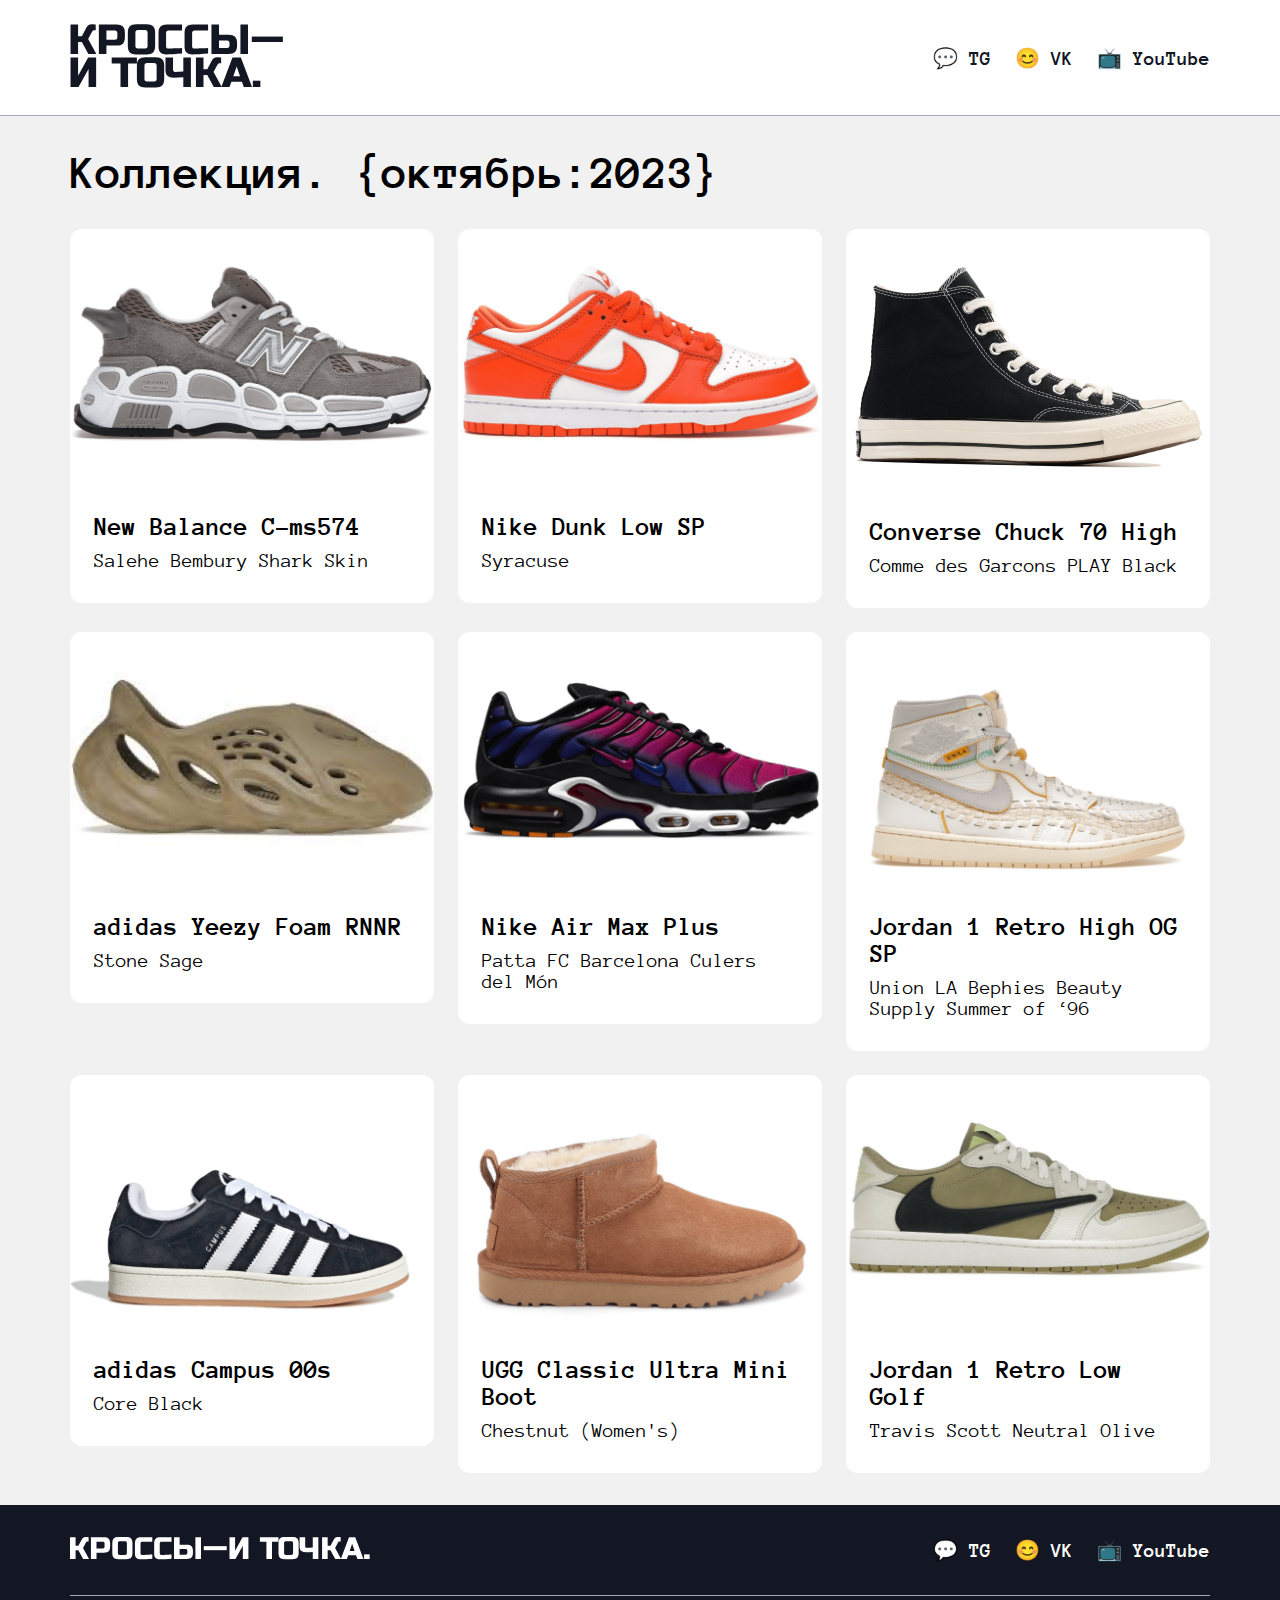
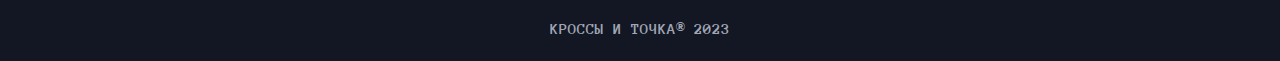
<file: HTML/index.html>
<!DOCTYPE html>
<html lang="ru">
<head>
    <meta charset="UTF-8">
    <meta name="viewport" content="width=device-width, initial-scale=1">
    <title>Кроссы и точка</title>
    <link href="./style.css" rel="stylesheet" />
</head>
<body>
    <main>
        <header>
            <div class="header-container">
                <a href="index.html" class="logo-link">
                    <img alt="Кроссы и точка" src="./images/logo.svg" />
                </a>
                <nav>
                    <ul class="nav-list">
                        <li class="nav-item">
                            <a href="/" class="nav-link">💬 TG</a>
                        </li>
                        <li class="nav-item">
                            <a href="/" class="nav-link">😊 VK</a>
                        </li>
                        <li class="nav-item">
                            <a href="/" class="nav-link">📺 YouTube</a>
                        </li>
                    </ul>
                </nav>
            </div>
        </header>

        <div class="content">
            <h1 class="subtitle">Коллекция. {октябрь:2023}</h1>
            <div class="sneakers">
                <div class="sneaker NB">
                    <a href="NB.html"><img alt="New Balance C-ms574" src="./images/6.png" class="sneaker-image" /></a>
                    <div class="sneaker-info">
                        <h3>New Balance C-ms574</h3>
                        <p>Salehe Bembury Shark Skin</p>
                    </div>
                </div>
                
                <div class="sneaker Nike">
                    <a href="Nike.html"><img alt="Nike Dunk Low SP" src="./images/7.png" class="sneaker-image" /></a>
                    <div class="sneaker-info">
                        <h3>Nike Dunk Low SP</h3>
                        <p>Syracuse</p>
                    </div>
                </div>
                
                <div class="sneaker Converse">
                    <a href="Converse.html"><img alt="Converse Chuck Taylor 70 High" src="./images/4.png" class="sneaker-image" /></a>
                    <div class="sneaker-info">
                        <h3>Converse Chuck 70 High</h3>
                        <p>Comme des Garcons PLAY Black</p>
                    </div>
                </div>
                <div class="sneaker">
                    <img alt="adidas Yeezy Foam RNNR" src="./images/9.png" class="sneaker-image" />
                    <div class="sneaker-info">
                        <h3>adidas Yeezy Foam RNNR</h3>
                        <p>Stone Sage</p>
                    </div>
                </div>
                <div class="sneaker">
                    <img alt="Nike Air Max Plus" src="./images/1.png" class="sneaker-image" />
                    <div class="sneaker-info">
                        <h3>Nike Air Max Plus</h3>
                        <p>Patta FC Barcelona Culers del Món</p>
                    </div>
                </div>
                <div class="sneaker">
                    <img alt="Jordan 1 Retro High OG SP" src="./images/2.png" class="sneaker-image" />
                    <div class="sneaker-info">
                        <h3>Jordan 1 Retro High OG SP</h3>
                        <p>Union LA Bephies Beauty Supply Summer of ‘96</p>
                    </div>
                </div>
                <div class="sneaker">
                    <img alt="adidas Campus 00s" src="./images/3.png" class="sneaker-image" />
                    <div class="sneaker-info">
                        <h3>adidas Campus 00s</h3>
                        <p>Core Black</p>
                    </div>
                </div>
                
                <div class="sneaker">
                    <img alt="UGG Classic Ultra Mini Boot" src="./images/5.png" class="sneaker-image" />
                    <div class="sneaker-info">
                        <h3>UGG Classic Ultra Mini Boot</h3>
                        <p>Chestnut (Women's)</p>
                    </div>
                </div>
                
                <div class="sneaker">
                    <img alt="Jordan 1 Retro Low Golf" src="./images/8.png" class="sneaker-image" />
                    <div class="sneaker-info">
                        <h3>Jordan 1 Retro Low Golf</h3>
                        <p>Travis Scott Neutral Olive</p>
                    </div>
                </div>
                
            </div>
        </div>

        <footer>
            <div class="footer-content">
                <a class="footer__logo-link" href="/">
                    <img alt="Кроссы и точка" src="./images/logo_footer.svg" class="footer__logo-image" />
                </a>
                <nav>
                    <ul class="nav-list">
                        <li class="nav-item">
                            <a href="/" class="nav-link">💬 TG</a>
                        </li>
                        <li class="nav-item">
                            <a href="/" class="nav-link">😊 VK</a>
                        </li>
                        <li class="nav-item">
                            <a href="/" class="nav-link">📺 YouTube</a>
                        </li>
                    </ul>
                </nav>
            </div>
            <div class="copyright">
                <p class="copyright-text">КРОССЫ И ТОЧКА® 2023</p>
            </div>
        </footer>
    </main> 
</body>
</html>
</file>
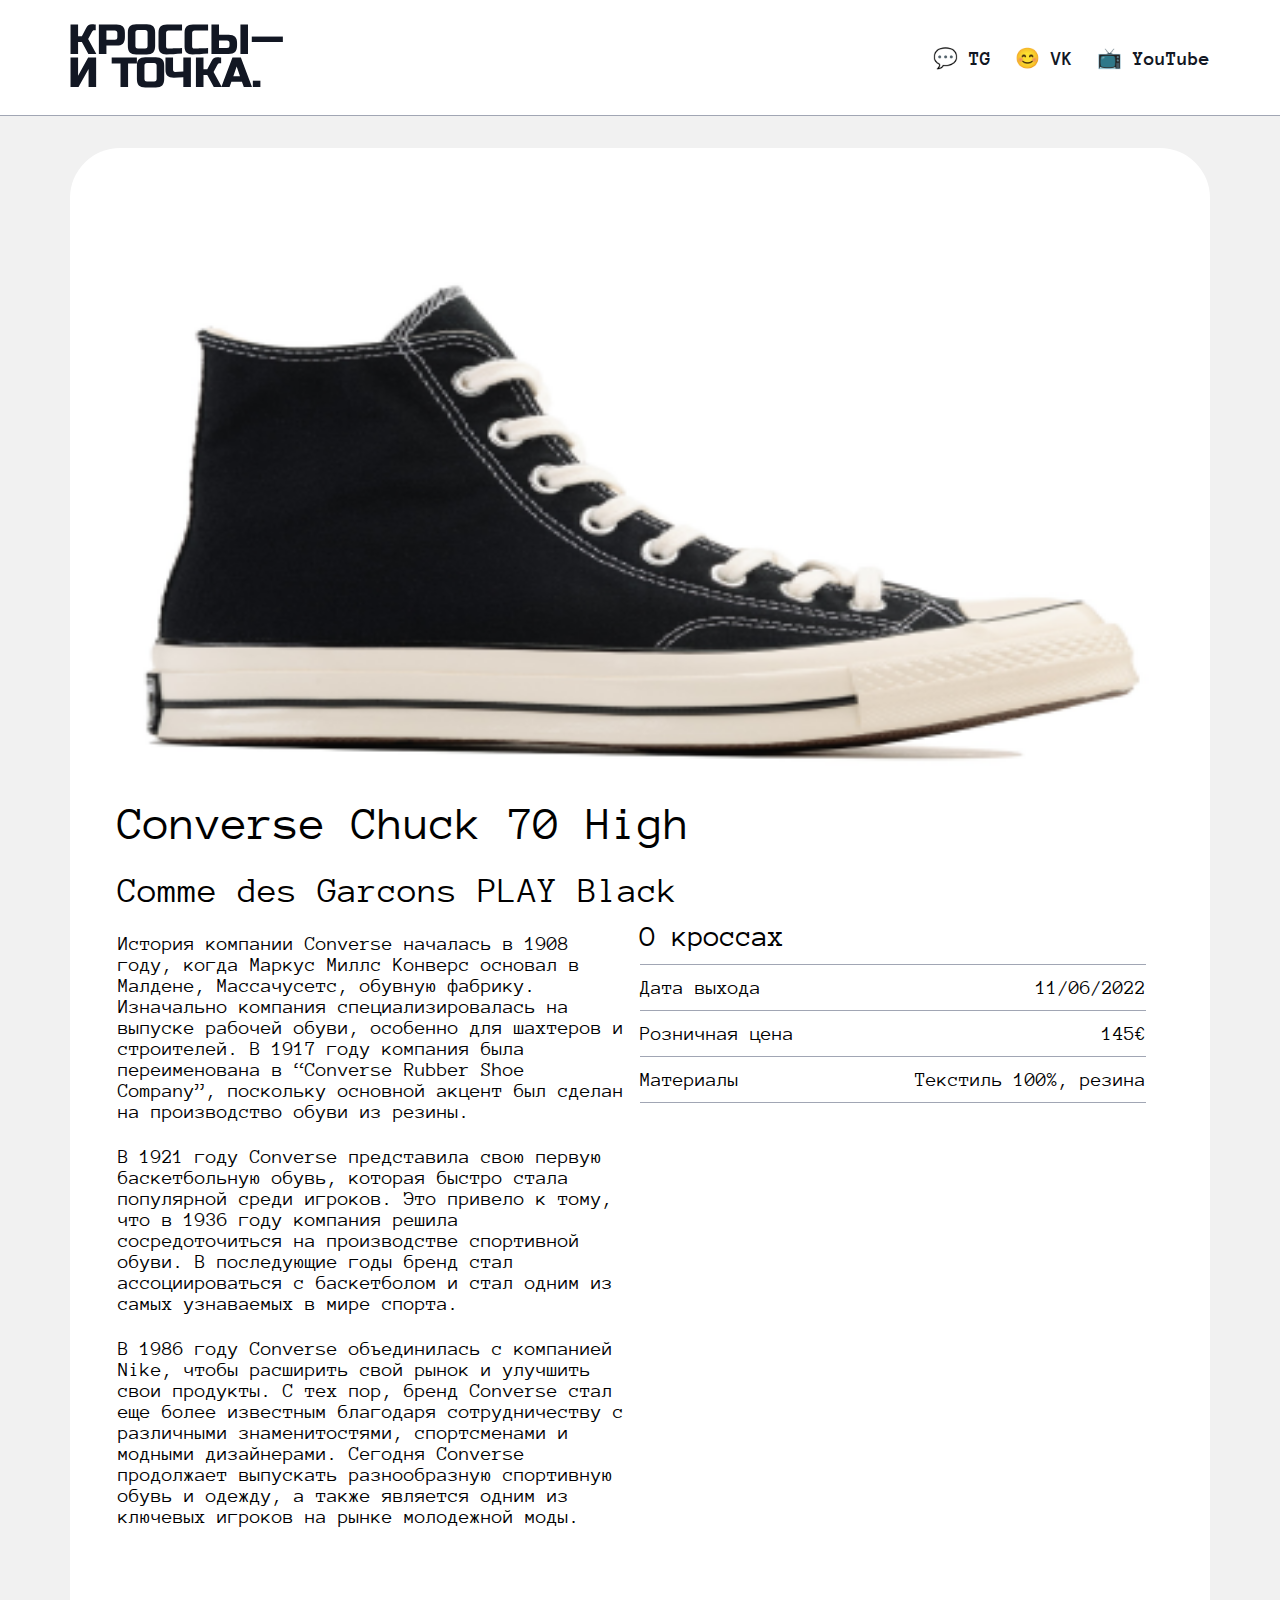
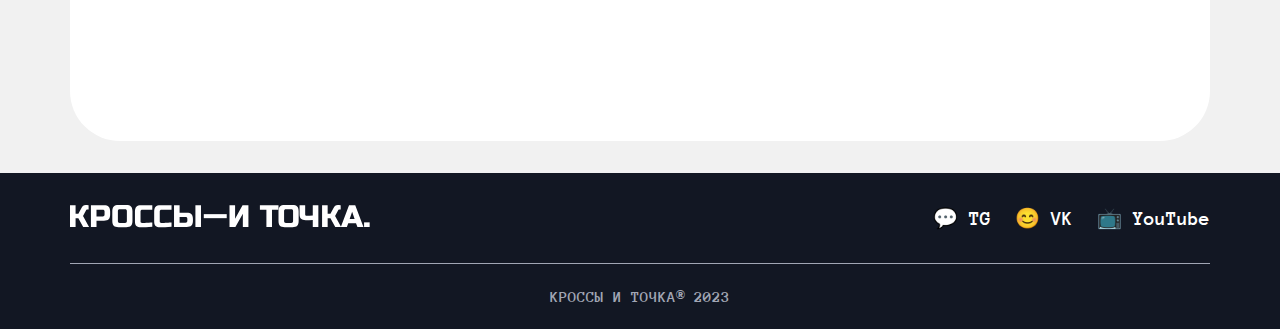
<file: HTML/Converse.html>
<!DOCTYPE html>
<html lang="ru">
<head>
    <meta charset="UTF-8">
    <meta name="viewport" content="width=device-width, initial-scale=1">
    <title>Кроссы и точка</title>
    <link href="./style.css" rel="stylesheet" />
</head>
<body>
    <header>
        <div class="header-container">
            <a href="index.html" class="logo-link">
                <img alt="Кроссы и точка" src="./images/logo.svg" />
            </a>
            <nav>
                <ul class="nav-list">
                    <li class="nav-item">
                        <a href="/" class="nav-link">💬 TG</a>
                    </li>
                    <li class="nav-item">
                        <a href="/" class="nav-link">😊 VK</a>
                    </li>
                    <li class="nav-item">
                        <a href="/" class="nav-link">📺 YouTube</a>
                    </li>
                </ul>
            </nav>
        </div>
    </header>
    <main>
        
        <div class="main">
        <div class="card">
            <img alt="Converse Chuck Taylor 70 High" src="./images/4.png" class="card-image" />
            <div class="card-info">
                <h3 class="card-title">Converse Chuck 70 High</h3>
                <p class="card-subtitle">Comme des Garcons PLAY Black</p>
            </div>
            <div class="text">
                <div class="text">
                    <div class="p">
                        <p>История компании Converse началась в 1908 году, когда Маркус Миллс Конверс основал в Малдене, Массачусетс, обувную фабрику. Изначально компания специализировалась на выпуске рабочей обуви, особенно для шахтеров и строителей. В 1917 году компания была переименована в “Converse Rubber Shoe Company”, поскольку основной акцент был сделан на производство обуви из резины.</p>
                        <p>В 1921 году Converse представила свою первую баскетбольную обувь, которая быстро стала популярной среди игроков. Это привело к тому, что в 1936 году компания решила сосредоточиться на производстве спортивной обуви. В последующие годы бренд стал ассоциироваться с баскетболом и стал одним из самых узнаваемых в мире спорта.</p>
                        <p>В 1986 году Converse объединилась с компанией Nike, чтобы расширить свой рынок и улучшить свои продукты. С тех пор, бренд Converse стал еще более известным благодаря сотрудничеству с различными знаменитостями, спортсменами и модными дизайнерами. Сегодня Converse продолжает выпускать разнообразную спортивную обувь и одежду, а также является одним из ключевых игроков на рынке молодежной моды.</p>    
                    </div>

                    <div class="dess">
                        <p class="a">О кроссах</p>
                    </div>
                    <div class="dess">
                        <p>Дата выхода</p> <p>11/06/2022</p>
                    </div>
                    
                    <div class="dess">
                        <p>Розничная цена</p> <p>145€</p>
                    </div>
                    
                    
                    <div class="dess">
                        <p>Материалы</p> <p>Текстиль 100%, резина</p>
                    </div>
                </div>

                    </div>
                </div>
            </div>
        </div>
        
    </main> 
    <footer>
        <div class="footer-content">
            <a class="footer__logo-link" href="/">
                <img alt="Кроссы и точка" src="./images/logo_footer.svg" class="footer__logo-image" />
            </a>
            <nav>
                <ul class="nav-list">
                    <li class="nav-item">
                        <a href="/" class="nav-link">💬 TG</a>
                    </li>
                    <li class="nav-item">
                        <a href="/" class="nav-link">😊 VK</a>
                    </li>
                    <li class="nav-item">
                        <a href="/" class="nav-link">📺 YouTube</a>
                    </li>
                </ul>
            </nav>
        </div>
        <div class="copyright">
            <p class="copyright-text">КРОССЫ И ТОЧКА® 2023</p>
        </div>
    </footer>
</body>
</html>
</file>
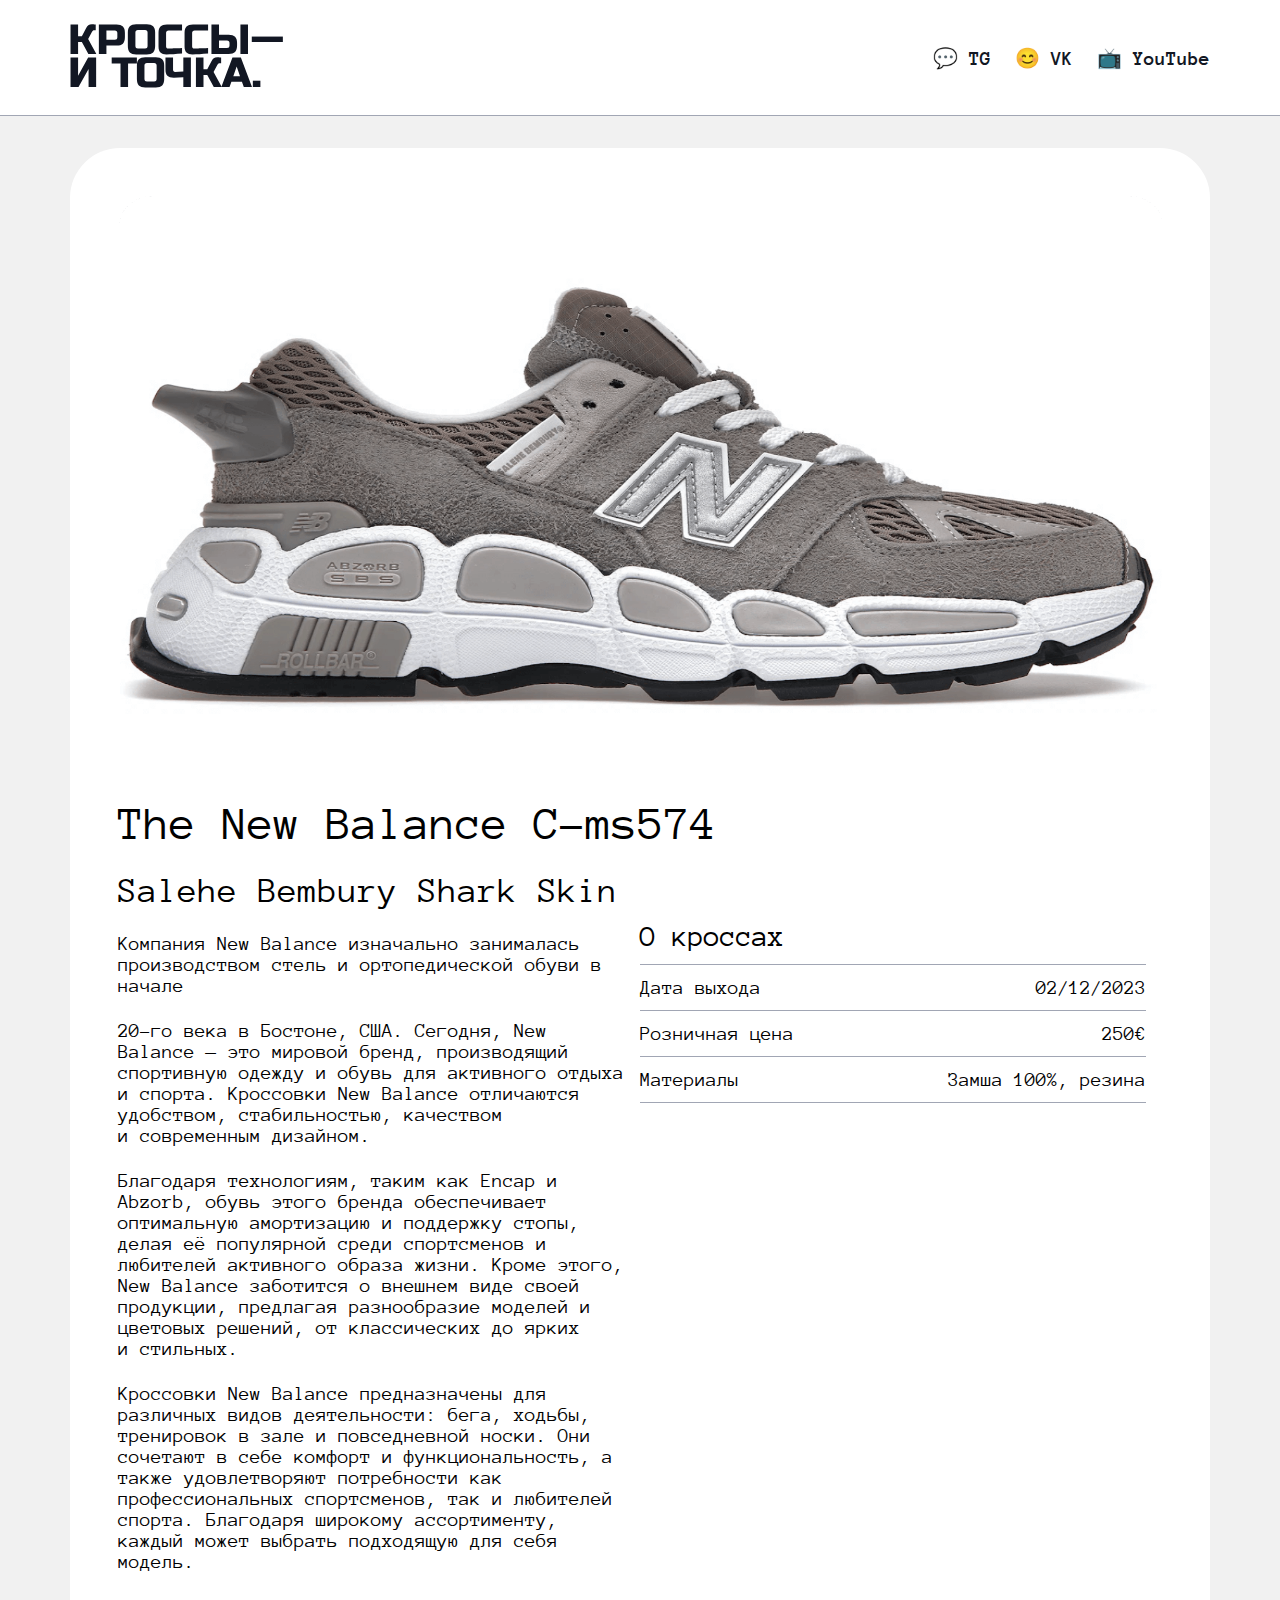
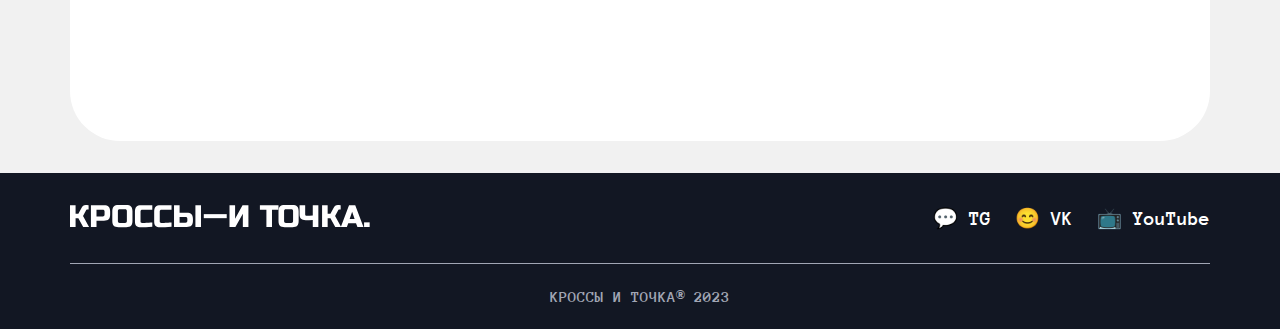
<file: HTML/NB.html>
<!DOCTYPE html>
<html lang="ru">
<head>
    <meta charset="UTF-8">
    <meta name="viewport" content="width=device-width, initial-scale=1">
    <title>Кроссы и точка</title>
    <link href="./style.css" rel="stylesheet" />
</head>
<body>
    
        <header>
            <div class="header-container">
                <a href="index.html" class="logo-link">
                    <img alt="Кроссы и точка" src="./images/logo.svg" />
                </a>
                <nav>
                    <ul class="nav-list">
                        <li class="nav-item">
                            <a href="" class="nav-link">💬 TG</a>
                        </li>
                        <li class="nav-item">
                            <a href="/" class="nav-link">😊 VK</a>
                        </li>
                        <li class="nav-item">
                            <a href="/" class="nav-link">📺 YouTube</a>
                        </li>
                    </ul>
                </nav>
            </div>
        </header>
        <main>
        <div class="main">
        <div class="card">
            <img alt="New Balance C-ms574" src="./images/6.png" class="card-image" />
            
            <div class="card-info">
                <h3 class="card-title">The New Balance C-ms574</h3>
                <p class="card-subtitle">Salehe Bembury Shark Skin</p>
            </div>
            <div class="text">
                <div class="p">
                    <p>Компания New Balance изначально занималась производством стель и ортопедической обуви в начале</p>
                    <p>20-го века в Бостоне, США. Сегодня, New Balance — это мировой бренд, производящий спортивную одежду и обувь для активного отдыха и спорта. Кроссовки New Balance отличаются удобством, стабильностью, качеством и современным дизайном.</p>
                    <p>Благодаря технологиям, таким как Encap и Abzorb, обувь этого бренда обеспечивает оптимальную амортизацию и поддержку стопы, делая её популярной среди спортсменов и любителей активного образа жизни. Кроме этого, New Balance заботится о внешнем виде своей продукции, предлагая разнообразие моделей и цветовых решений, от классических до ярких и стильных.</p>
                    <p>Кроссовки New Balance предназначены для различных видов деятельности: бега, ходьбы, тренировок в зале и повседневной носки. Они сочетают в себе комфорт и функциональность, а также удовлетворяют потребности как профессиональных спортсменов, так и любителей спорта. Благодаря широкому ассортименту, каждый может выбрать подходящую для себя модель.</p>    
                </div>

                <div class="dess">
                    <p class="a">О кроссах</p>
                </div>
                <div class="dess">
                    <p>Дата выхода</p> <p>02/12/2023</p>
                </div>
                
                <div class="dess">
                    <p>Розничная цена</p> <p>250€</p>
                </div>
                
                
                <div class="dess">
                    <p>Материалы</p> <p>Замша 100%, резина</p>
                </div>
            </div>
        </div>
    </div>
</div>
</main> 
        <footer>
            <div class="footer-content">
                <a class="footer__logo-link" href="/">
                    <img alt="Кроссы и точка" src="./images/logo_footer.svg" class="footer__logo-image" />
                </a>
                <nav>
                    <ul class="nav-list">
                        <li class="nav-item">
                            <a href="/" class="nav-link">💬 TG</a>
                        </li>
                        <li class="nav-item">
                            <a href="/" class="nav-link">😊 VK</a>
                        </li>
                        <li class="nav-item">
                            <a href="/" class="nav-link">📺 YouTube</a>
                        </li>
                    </ul>
                </nav>
            </div>
            <div class="copyright">
                <p class="copyright-text">КРОССЫ И ТОЧКА® 2023</p>
            </div>
        </footer>
    
</body>
</html>
</file>
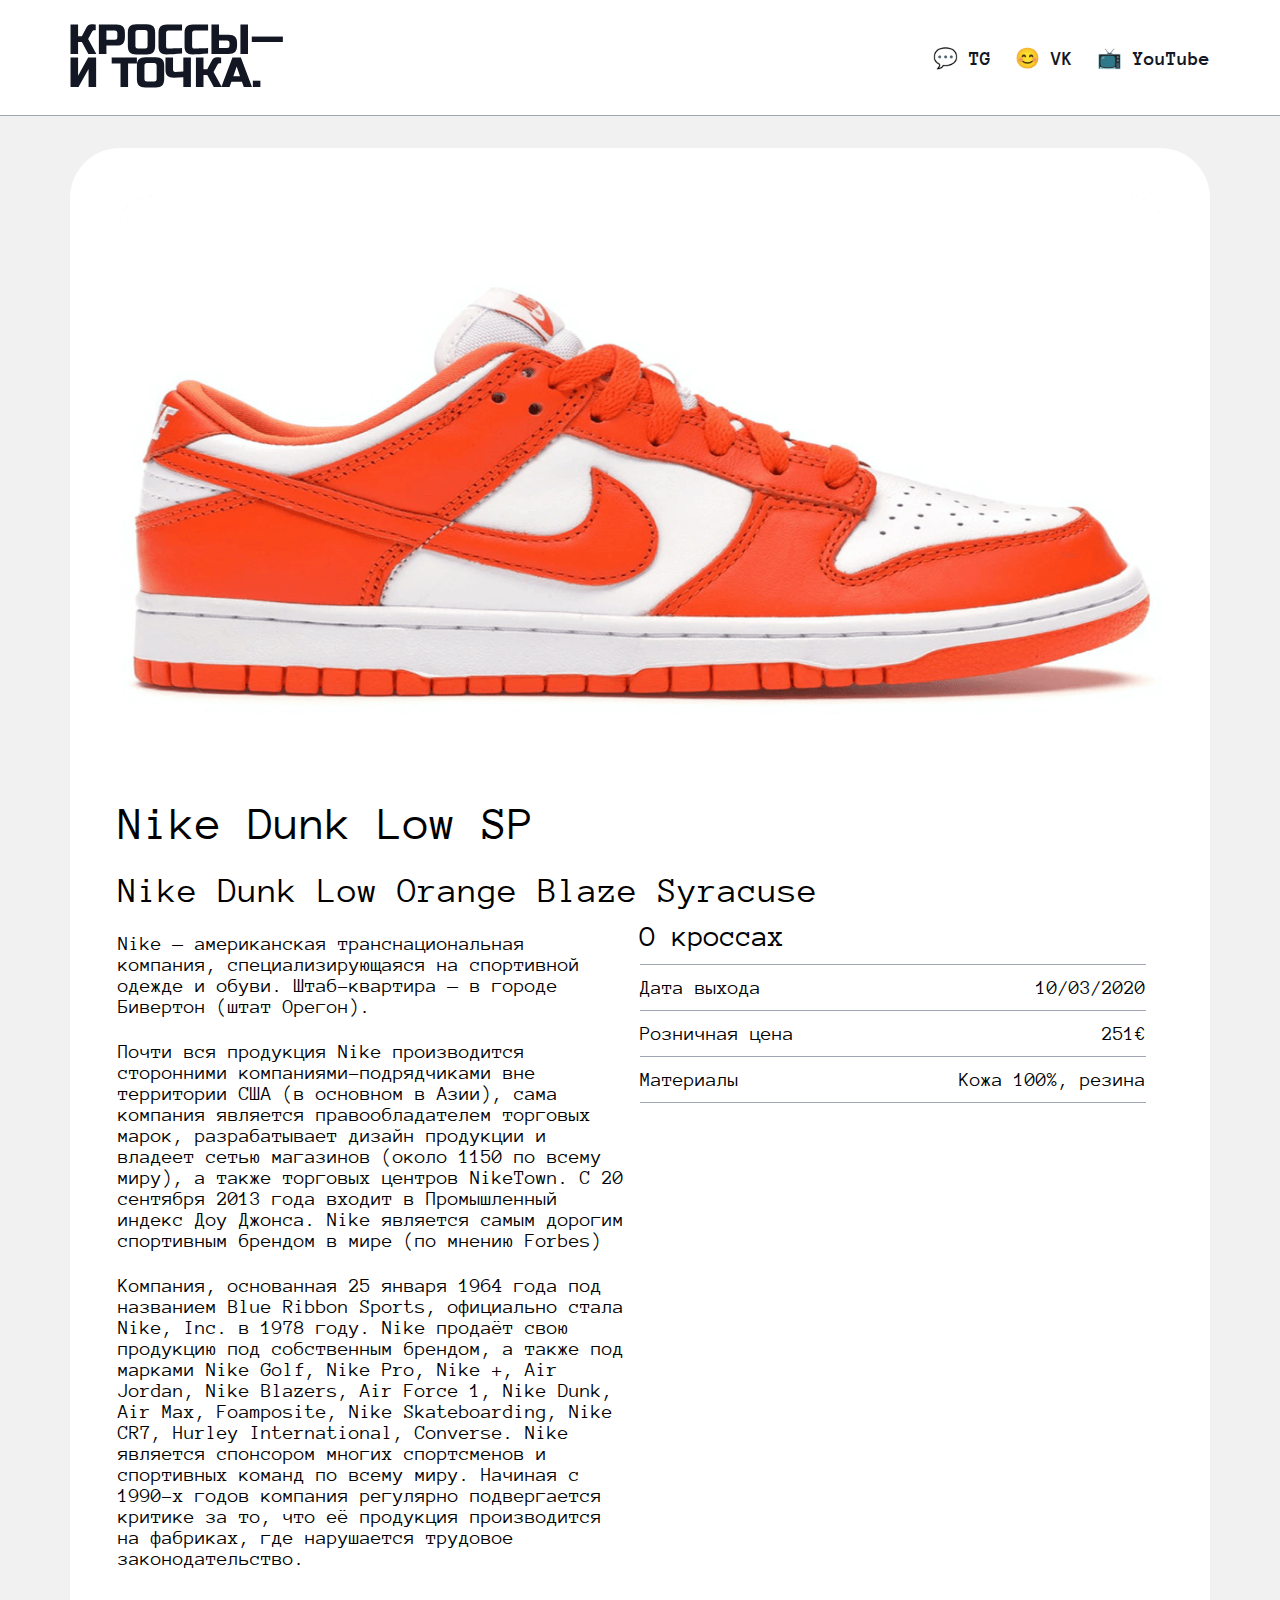
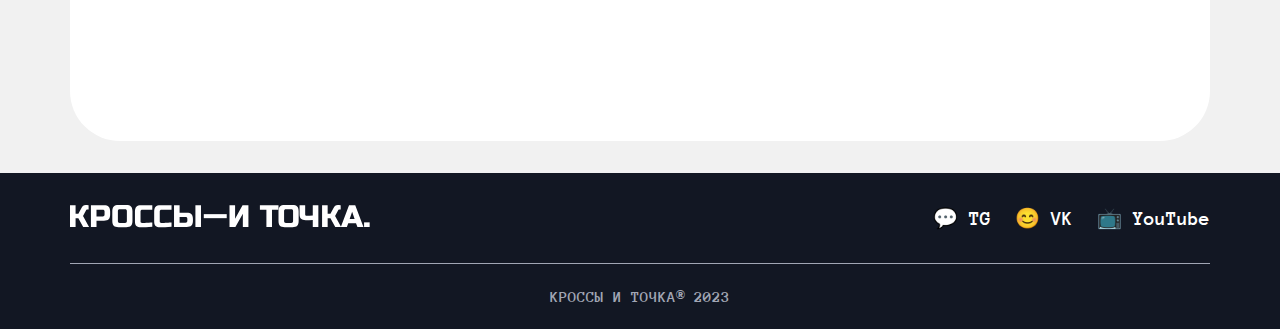
<file: HTML/Nike.html>
<!DOCTYPE html>
<html lang="ru">
<head>
    <meta charset="UTF-8">
    <meta name="viewport" content="width=device-width, initial-scale=1">
    <title>Кроссы и точка</title>
    <link href="./style.css" rel="stylesheet" />
</head>
<body>
    <header>
        <div class="header-container">
            <a href="index.html" class="logo-link">
                <img alt="Кроссы и точка" src="./images/logo.svg" />
            </a>
            <nav>
                <ul class="nav-list">
                    <li class="nav-item">
                        <a href="/" class="nav-link">💬 TG</a>
                    </li>
                    <li class="nav-item">
                        <a href="/" class="nav-link">😊 VK</a>
                    </li>
                    <li class="nav-item">
                        <a href="/" class="nav-link">📺 YouTube</a>
                    </li>
                </ul>
            </nav>
        </div>
    </header>
    <main>
        
        <div class="main">
        <div class="card">
            <img alt="Nike Dunk Low SP" src="./images/7.png" class="card-image" />
            <div class="card-info">
                <h3 class="card-title">Nike Dunk Low SP</h3>
                <p class="card-subtitle">Nike Dunk Low Orange Blaze Syracuse</p>
            </div>
            <div class="text">
                <div class="p">
                    <p>Nike — американская транснациональная компания, специализирующаяся на спортивной одежде и обуви. Штаб-квартира — в городе Бивертон (штат Орегон).</p>
                    <p>Почти вся продукция Nike производится сторонними компаниями-подрядчиками вне территории США (в основном в Азии), сама компания является правообладателем торговых марок, разрабатывает дизайн продукции и владеет сетью магазинов (около 1150 по всему миру), а также торговых центров NikeTown. С 20 сентября 2013 года входит в Промышленный индекс Доу Джонса. Nike является самым дорогим спортивным брендом в мире (по мнению Forbes)</p>
                    <p>Компания, основанная 25 января 1964 года под названием Blue Ribbon Sports, официально стала Nike, Inc. в 1978 году. Nike продаёт свою продукцию под собственным брендом, а также под марками Nike Golf, Nike Pro, Nike +, Air Jordan, Nike Blazers, Air Force 1, Nike Dunk, Air Max, Foamposite, Nike Skateboarding, Nike CR7, Hurley International, Converse. Nike является спонсором многих спортсменов и спортивных команд по всему миру. Начиная с 1990-х годов компания регулярно подвергается критике за то, что её продукция производится на фабриках, где нарушается трудовое законодательство.</p>
                </div>

                <div class="dess">
                    <p class="a">О кроссах</p>
                </div>
                <div class="dess">
                    <p>Дата выхода</p> <p>10/03/2020</p>
                </div>
                
                <div class="dess">
                    <p>Розничная цена</p> <p>251€</p>
                </div>
                
                
                <div class="dess">
                    <p>Материалы</p> <p>Кожа 100%, резина</p>
                </div>
            </div>

                </div>
            </div>
        </div>
    </div>
       
    </main> 
    <footer>
        <div class="footer-content">
            <a class="footer__logo-link" href="/">
                <img alt="Кроссы и точка" src="./images/logo_footer.svg" class="footer__logo-image" />
            </a>
            <nav>
                <ul class="nav-list">
                    <li class="nav-item">
                        <a href="/" class="nav-link">💬 TG</a>
                    </li>
                    <li class="nav-item">
                        <a href="/" class="nav-link">😊 VK</a>
                    </li>
                    <li class="nav-item">
                        <a href="/" class="nav-link">📺 YouTube</a>
                    </li>
                </ul>
            </nav>
        </div>
        <div class="copyright">
            <p class="copyright-text">КРОССЫ И ТОЧКА® 2023</p>
        </div>
    </footer>
</body>
</html>
</file>
<file: HTML/style.css>
/* подключение локальный шрифтов на страницу */
@font-face {
    font-family: "Anonymous Pro";
    src: url(fonts/AnonymousPro-Regular.ttf);
    font-weight: 400;
    font-style: normal;
    display: swap;
}

@font-face {
    font-family: "Anonymous Pro";
    src: url(fonts/AnonymousPro-Bold.ttf);
    font-weight: 700;
    font-style: normal;
    display: swap;
}

* {
    box-sizing: border-box;
}

/* сброс стилей по умолчанию */
body,h1,h2,h3,p,ul,li {
    margin: 0;
}
ul {
    list-style: none;
    padding: 0;
}
a {
    text-decoration: none;
}

/* задание шрифта всей странице */
body, html {
    font-family: "Anonymous Pro", sans-serif;
    width: 100%;
    margin: 0 auto;
}

/* стили для главного контейнера */
main {
    display: flex;
    flex-direction: column;
    align-items: center;
    background: #F1F1F1;
    width: 100%;
    margin: 0 auto;
}

/* стили для хедера(шапки) сайта */
header {
    display: flex;
    flex-direction: row;
    align-items: center;
    justify-content: center;
    width: 100%;
    border-bottom: 1px solid #A1A6B4;
    background: white;
}

.header-container {
    display: flex;
    justify-content: space-between;
    width: 100%;
    max-width: 1140px;
    margin: 24px 0 24px;
}

.logo-link {
    max-width: 215px;
}

/* стили для ссылок в хедере и футере */
nav {
    display: flex;
}

.nav-list {
    display: flex;
    align-items: center;
    width: 100%;
    gap: 24px;
}

.nav-item {
    display: inline;
}

.nav-link {
    color: #121723;
    font-size: 20px;
    font-weight: 700;
}

/* стили для  */
.content {
    margin: 32px 0;
    max-width: 1140px;
}

h1 {
    font-size: 48px;
}

/* стили для контейнера кроссовок */
.sneakers {
    display: flex;
    flex-wrap: wrap;
    gap: 24px;
    margin: 32px 0 0;
}

/* стили для карточки кроссовок */
.sneaker {
    display: flex;
    flex-direction: column;
    align-items: center;
    max-width: 364px;
    height: 100%;
    border-radius: 12px;
    background: white;
}

.main {
    display: flex;
    width: 1140px;
    flex-direction: column;
    align-items: center;
    gap: 32px;
    border-radius: 50px 50px 50px 50px;
    background-color: #fff;
    padding: 48px;
    box-sizing: border-box;
    margin-top: 32px;
    margin-bottom: 32px;
    height: auto;
}



.p {
    width: 506px;
    height: 804px;
    gap: 24px;
    display: flex;
    flex-direction: column;
    margin-top: 24px;
}


.text {
    display: flex;
    flex-direction: column;
    flex-wrap: wrap;
    width: 1044px;
    height: 784px;
}

.description {
    display: flex;
    gap: 24px;
    flex-direction: column;
    width: 506px;
}

.main-des {
    width: 506px;
    display: flex;
    gap: 24px;
    flex-direction: column;
}

.dess {
    display: flex;
    border-bottom: 1px solid #A1A6B4;
    align-items: center;
    padding-top: 12px;
    padding-bottom: 12px;
    justify-content: space-between;
    width: 506px;
}

.a {
    font-size: 30px;
}


.card-image {
    height: 600px;
    width: 1044px;
}

.card-info {
    display: flex;
    gap: 24px;
    flex-wrap: wrap;
}

.card-title {
    font-family: 'Anonymous Pro';
    font-size: 48px;
    font-style: normal;
    font-weight: 400;
}

.card-subtitle {
    font-family: 'Anonymous Pro';
    font-size: 36px;
    font-style: normal;
    font-weight: 400;
}

.NB:hover, .Nike:hover, .Converse:hover {
    box-shadow: 0px 4px 4px 0px rgba(0, 0, 0, 0.25);
    border-radius: 12px;
    transform: translate(0, -10px);
}
.NB, .Nike, .Converse {
    transition: transform .25s ease-in-out;
}
.sneaker-image {
    width: 100%;
    border-radius: 12px 12px 0px 0px;
}

.sneaker-info {
    display: flex;
    flex-direction: column;
    align-items: flex-start;
    gap: 10px;
    width: 100%;
    padding: 32px 24px;
}

h3 {
    font-size: 26px;
}

p {
    font-size: 20px;
}

footer {
    width: 100%;
    display: flex;
    flex-direction: column;
    align-items: center;
    background: #121723;
}

/* стили для футера */
.footer-content {
    display: flex;
    justify-content: space-between;
    width: 100%;
    max-width: 1140px;
    margin: 32px 0;
}

.footer__logo-link {
    max-width: 300px;
    width: 100%;
}

footer .nav-link {
    color: white;
}

.copyright {
    display: flex;
    align-items: center;
    justify-content: center;
    width: 100%;
    max-width: 1140px;
    border-top: 1px solid #A1A6B4;
}

.copyright-text {
    color: #A1A6B4;
    font-size: 16px;
    font-weight: 700;
    margin: 24px 0;
}



@media screen and (max-width: 768px) and (min-width: 350px) {

    .sneaker {
        display: flex;
        flex-direction: column;
        margin: 0 auto;
        width: 325px;
    }
    .header-container, header, main, html { 
        display: flex;
        width: 100%;
        flex-direction: column;
        align-items: center;
        gap: 24px;
    }
    .subtitle {
        font-size: 36px;
        padding: 0;
    }
    .footer-content {
        display: flex;
        width: 375px;
        flex-direction: column;
        align-items: center;
        gap: 24px;
        box-sizing: border-box;
    }
    .subtitle {
        padding-left: 24px;
    }
}

@media screen and (max-width: 768px) and (min-width: 350px) {
    .card-image {
        width: 295px;
        height: 172px;
    }
    .main, .card {
        display: flex;
        flex-direction: column;
        margin: 0 auto;
        width: 360px;
        padding: 0;
        align-items: center;
        height: 1200px;
    }
    .p {
        width: 295px;
        height: auto;
        flex-direction: column;
        display: flex;
        font-size: 16px;
        font-style: normal;
        font-weight: 400;
        gap: 24px;
        flex-wrap: wrap;
    }

    .card-info {
        display: flex;
        flex-direction: column;
        padding: 32.5px 32.5px 0 32.5px;
    }
    .card-title {
        font-size: 32px;
    }
    .card-subtitle {
        font-size: 20px;
    }
    .dess {
        width: 295px;
        font-size: 16px;
        font-style: normal;
        font-weight: 400;
    }

    .text {
        display: flex;
        flex-direction: column;
        justify-content: center;
        width: auto;
        height: auto;
    }

    p {
        font-size: 16px;
    }

    .main {
        margin-top: 24px;
        margin-bottom: 24px;
    }
    body {
        width: 100%;
    }
}
</file>
